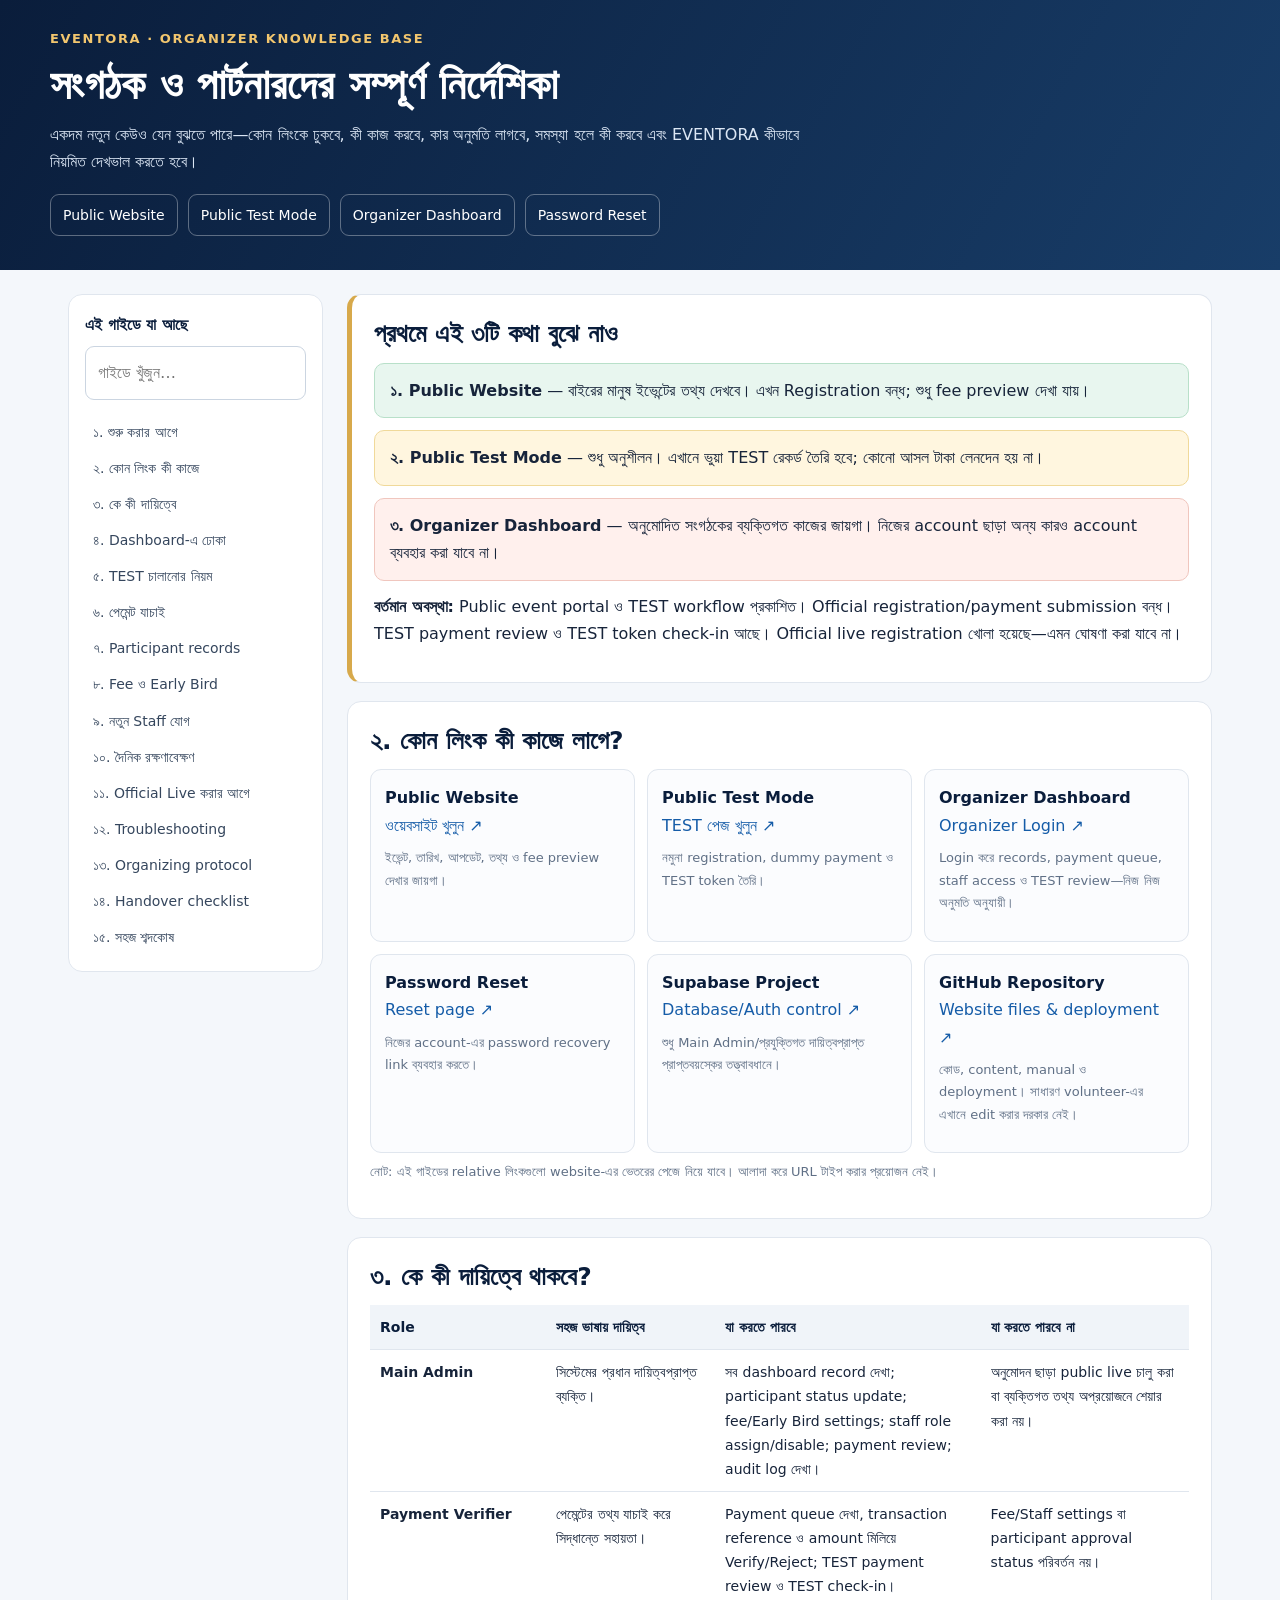
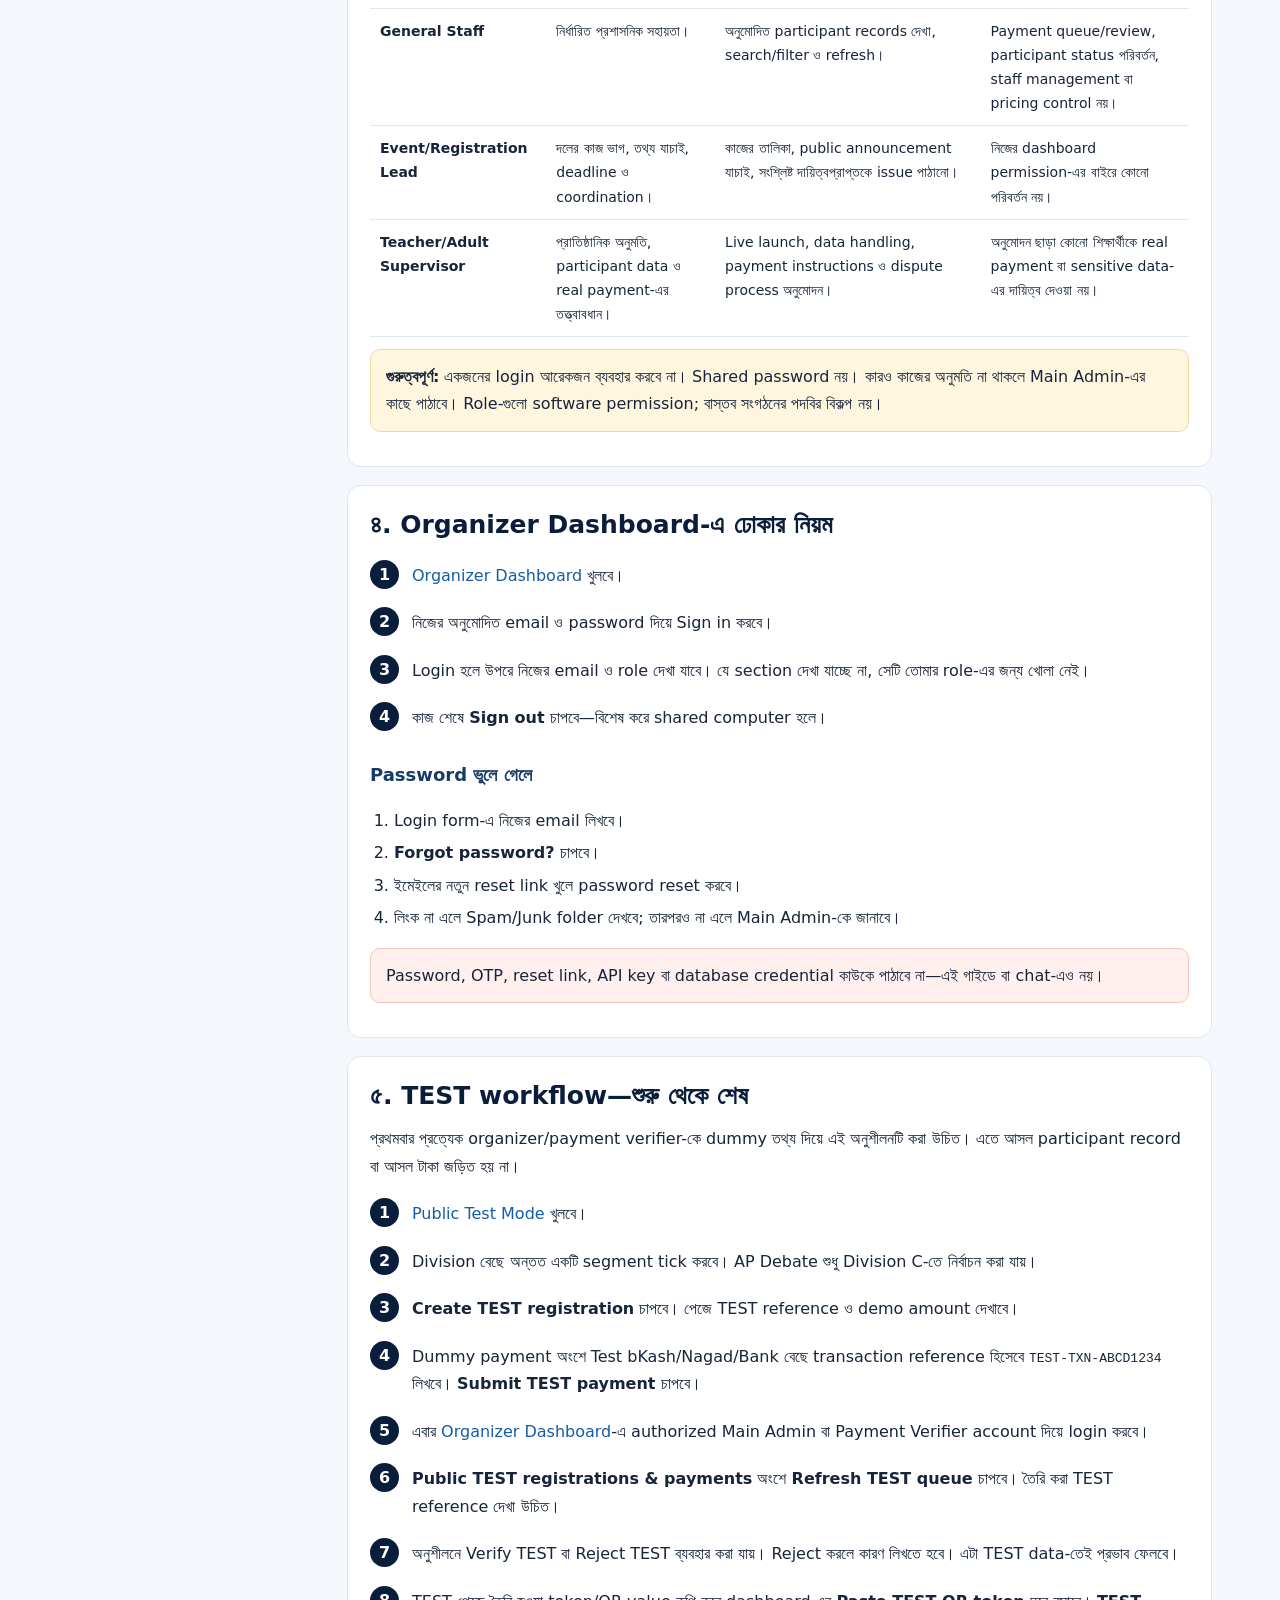
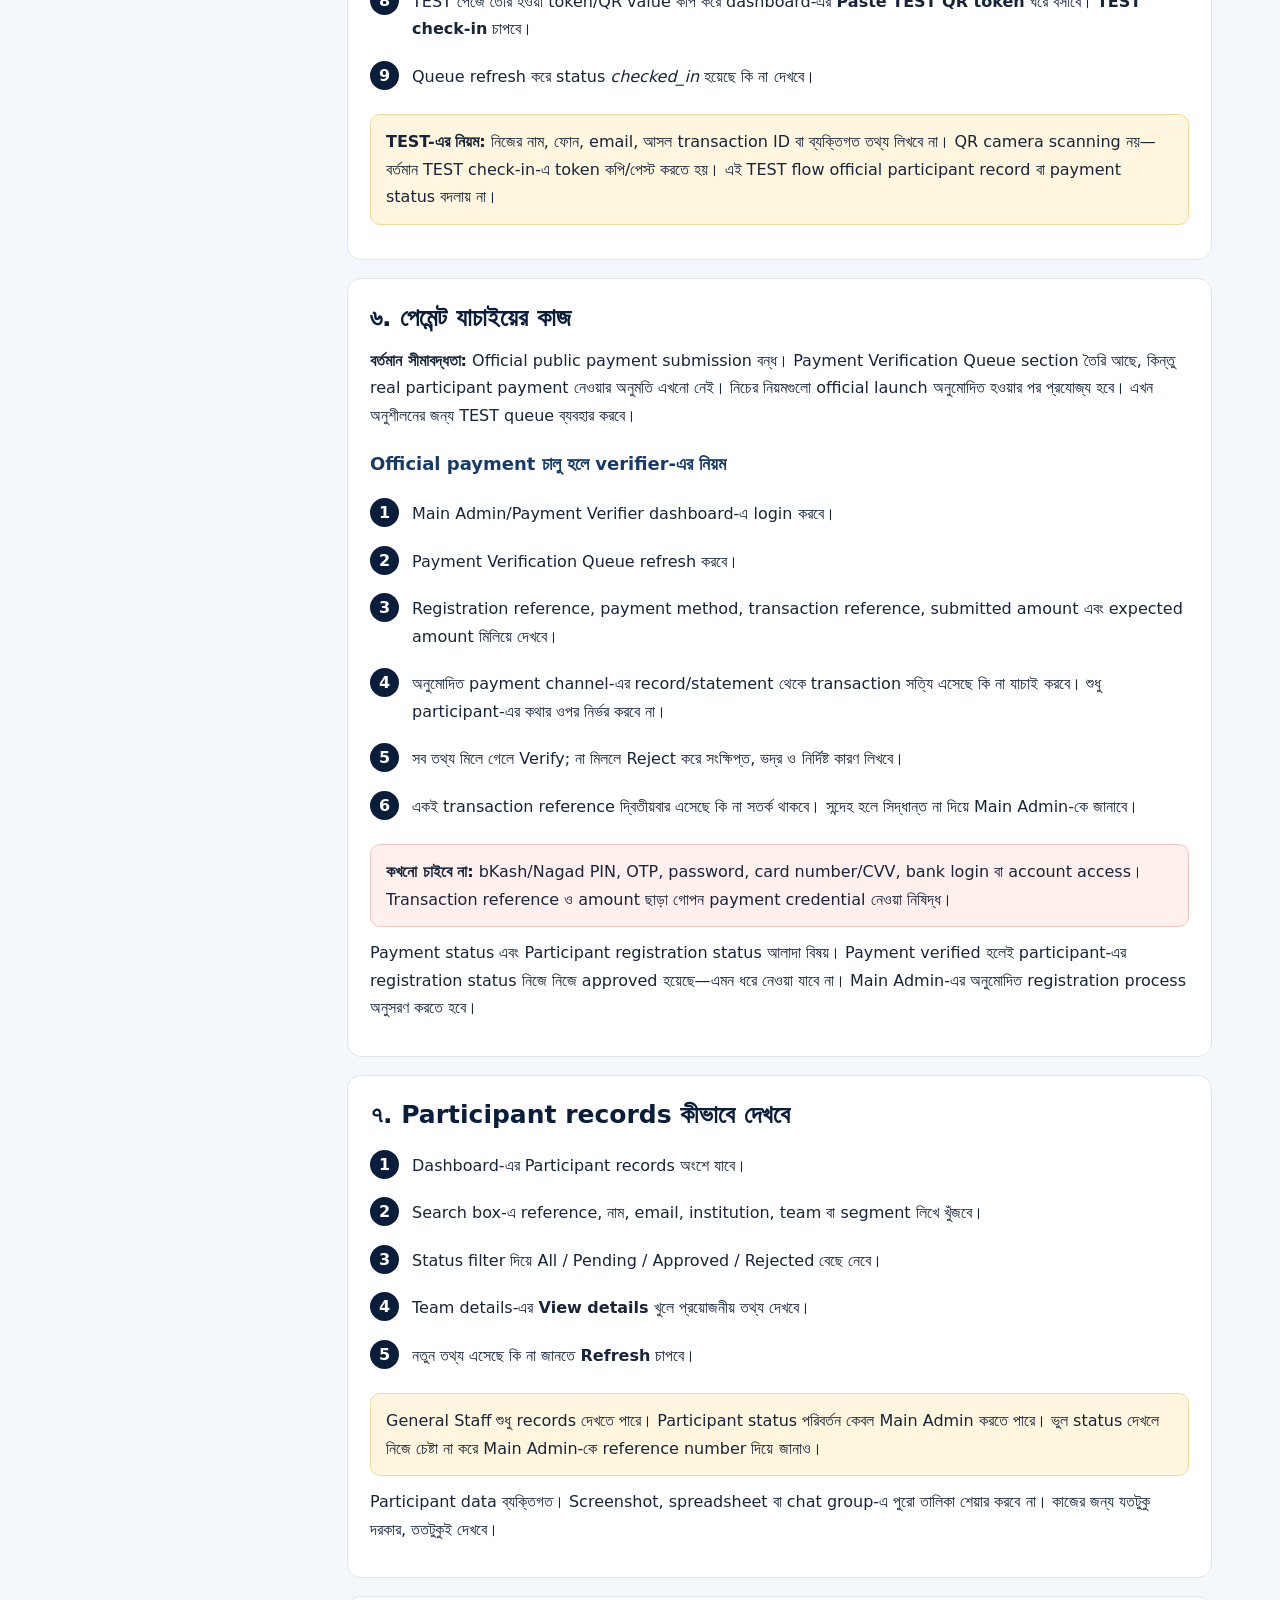
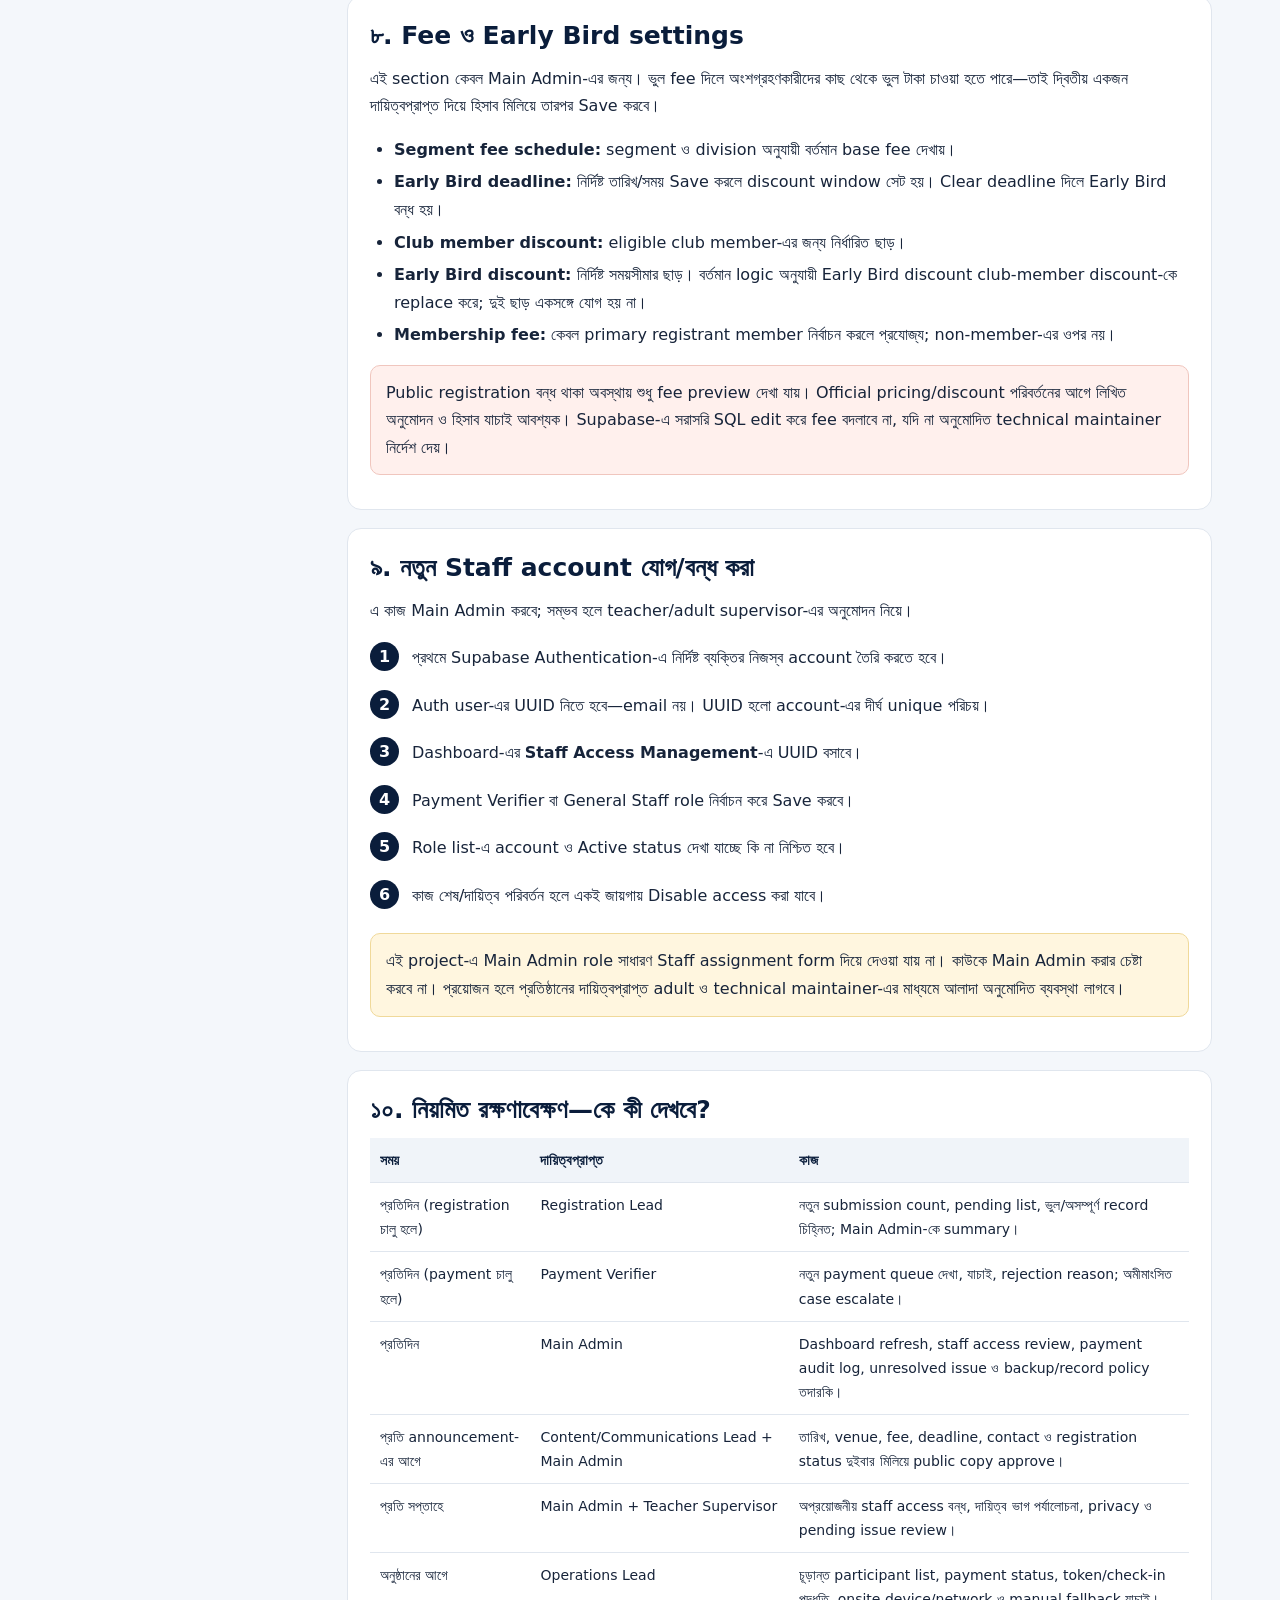
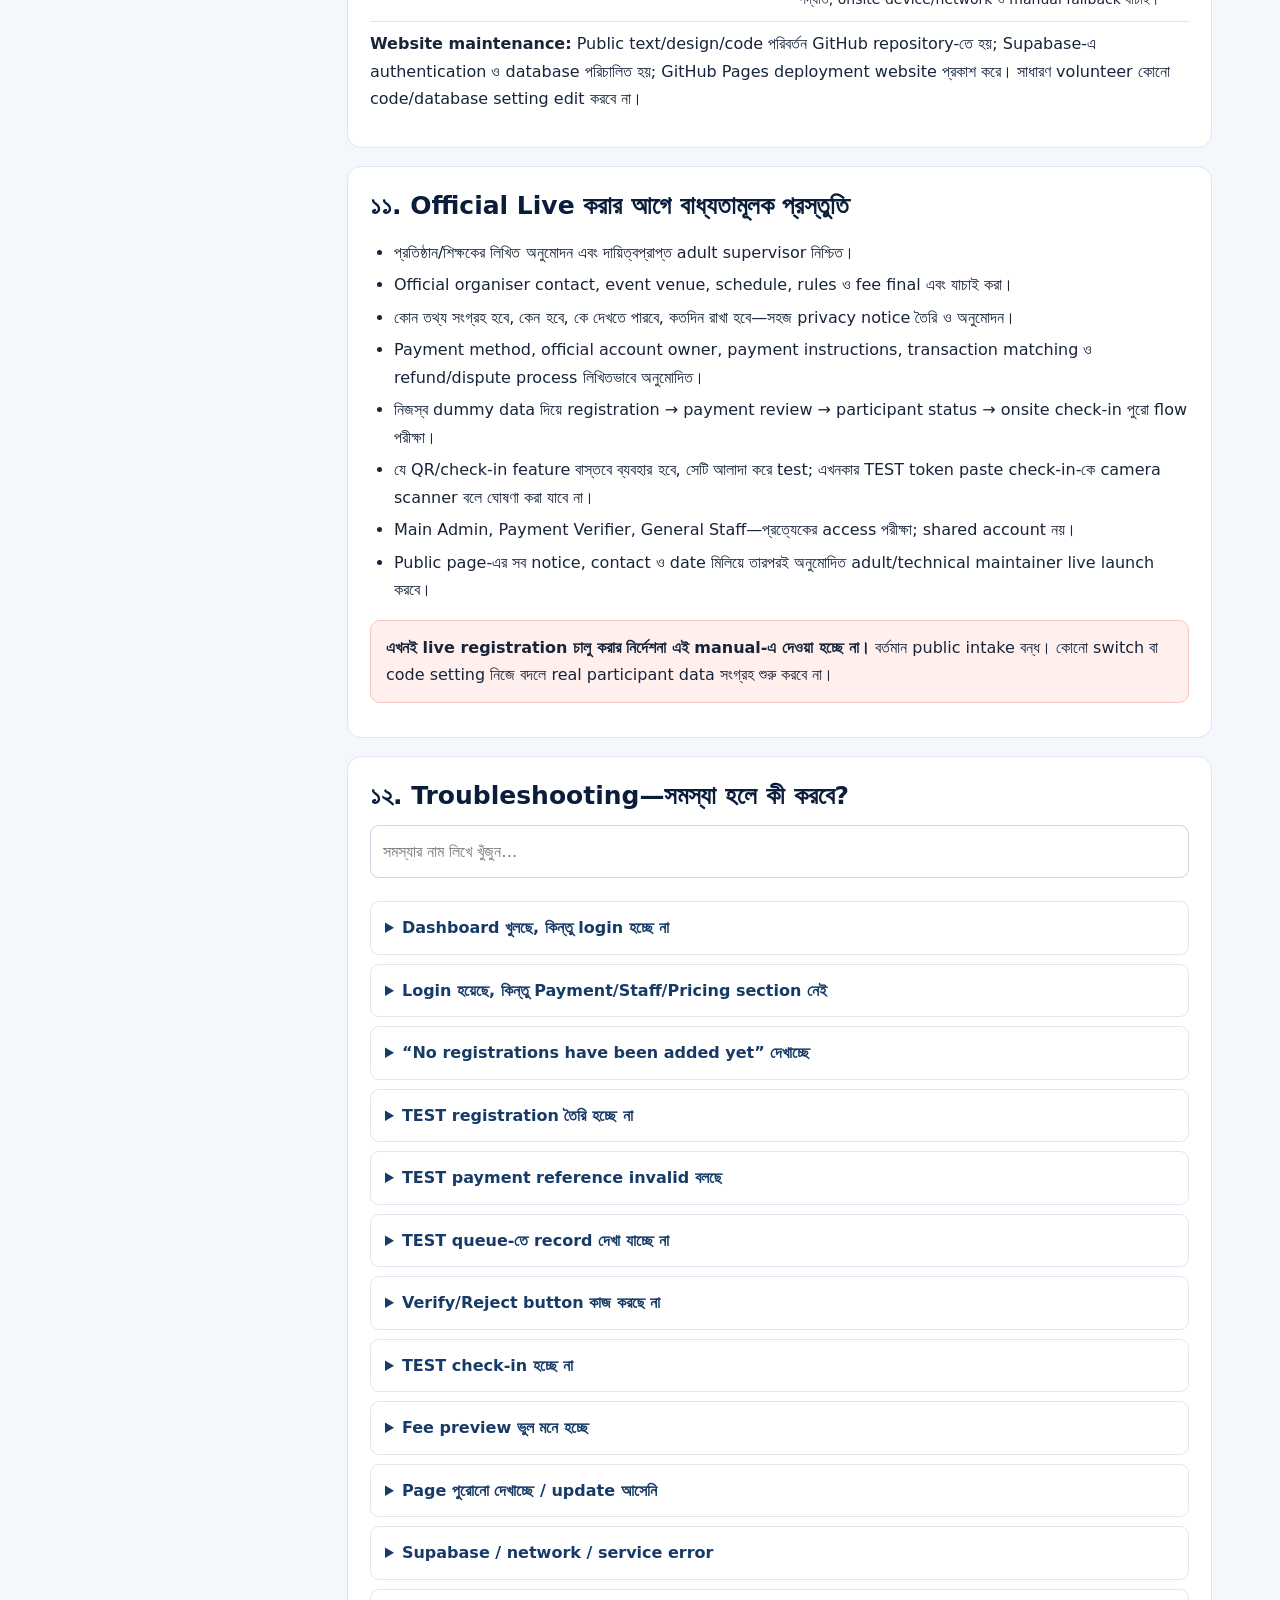
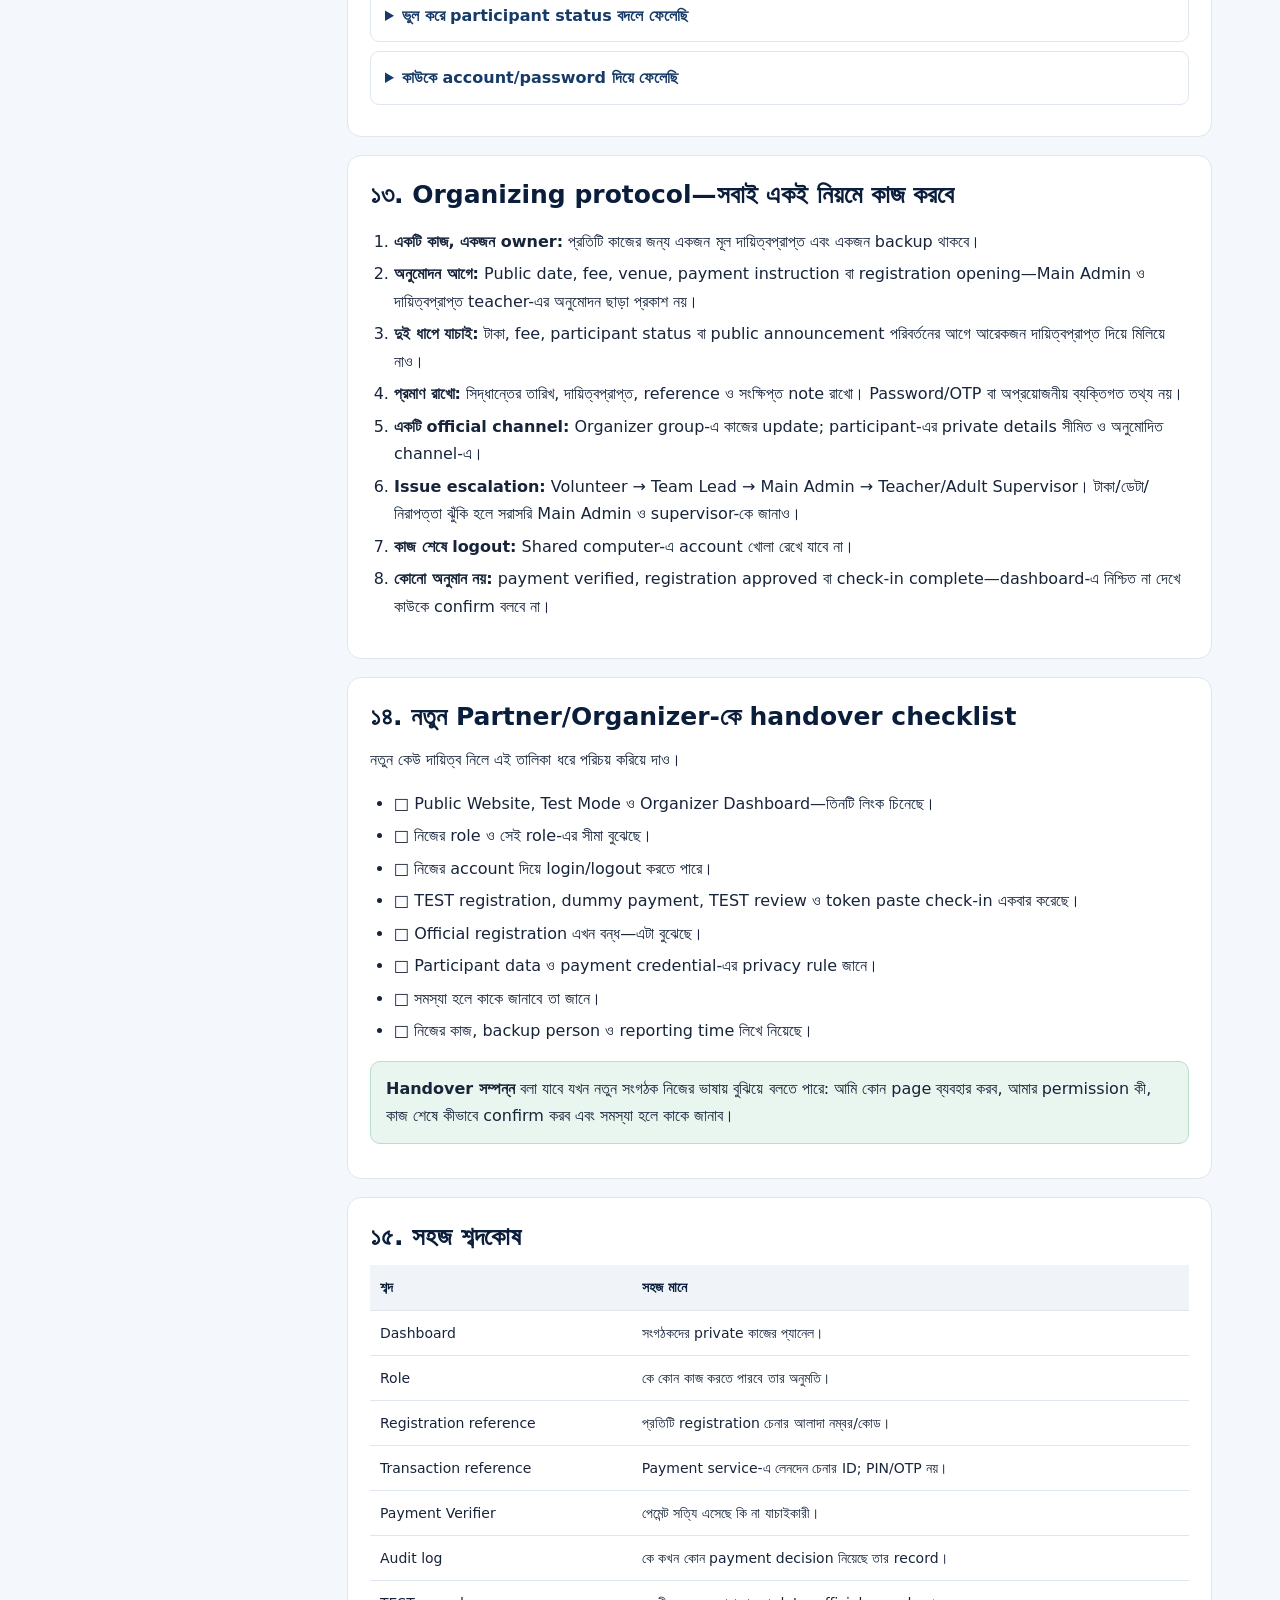
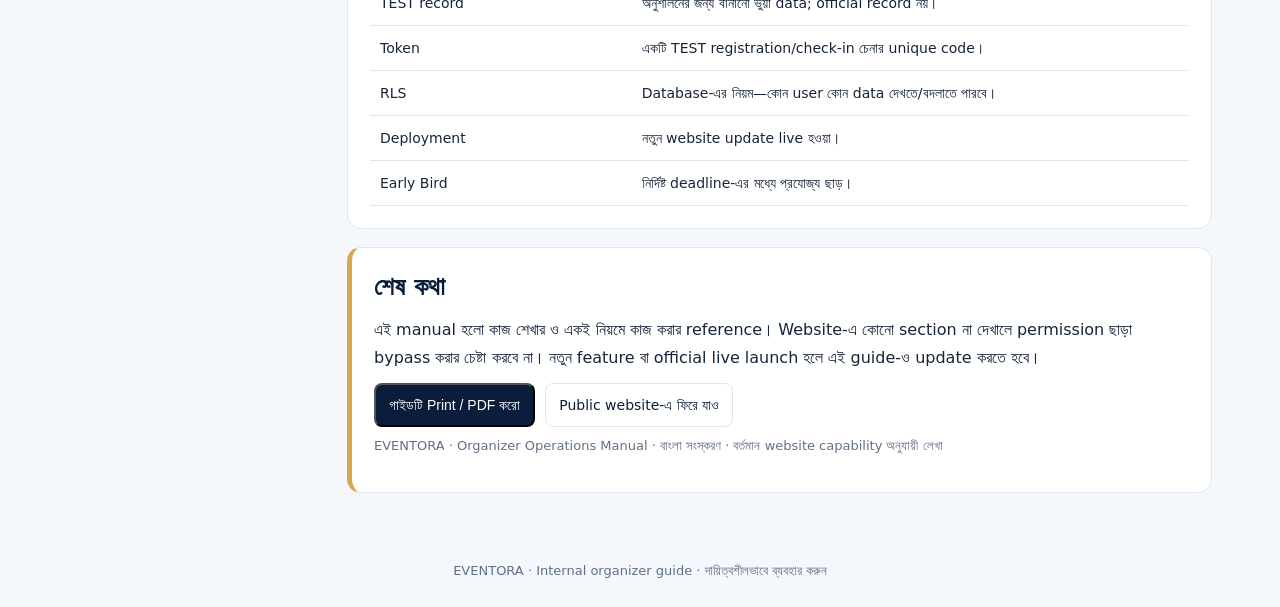
<file: organizer-manual/index.html>
<!doctype html>
<html lang="bn">
<head>
<meta charset="utf-8"><meta name="viewport" content="width=device-width,initial-scale=1">
<meta name="theme-color" content="#0a1d3b">
<meta name="description" content="EVENTORA-এর সম্পূর্ণ বাংলা Organizer, Partner ও Operations Manual।">
<title>EVENTORA · সংগঠক নির্দেশিকা</title>
<style>
:root{--navy:#0a1d3b;--blue:#173b68;--gold:#d7a94b;--ink:#17243a;--muted:#607086;--line:#e0e6ee;--paper:#f4f7fb;--white:#fff;--green:#e8f6ef;--yellow:#fff6df;--red:#fff0ed}
*{box-sizing:border-box}html{scroll-behavior:smooth;scroll-padding-top:22px}body{margin:0;background:var(--paper);color:var(--ink);font-family:system-ui,"Noto Sans Bengali","Hind Siliguri",sans-serif;line-height:1.72}a{color:#155ca8;text-decoration:none}a:hover{text-decoration:underline}.top{background:linear-gradient(120deg,var(--navy),#183d68);color:#fff;padding:28px 20px 34px}.top-inner{max-width:1180px;margin:auto}.brand{font-weight:800;letter-spacing:.12em;color:#f2c66e;font-size:13px}.top h1{font-size:clamp(27px,4vw,42px);line-height:1.2;margin:10px 0}.top p{max-width:780px;color:#dce7f5;margin:8px 0}.toplinks{display:flex;gap:10px;flex-wrap:wrap;margin-top:18px}.toplinks a{color:#fff;border:1px solid #ffffff55;padding:8px 12px;border-radius:9px;font-size:14px}.layout{max-width:1180px;margin:24px auto;padding:0 18px;display:grid;grid-template-columns:255px minmax(0,1fr);gap:24px}.side{align-self:start;position:sticky;top:14px;background:#fff;border:1px solid var(--line);border-radius:14px;padding:16px;max-height:calc(100vh - 28px);overflow:auto}.side b{display:block;margin:0 0 8px;color:var(--navy)}.side a{display:block;padding:6px 8px;border-radius:7px;color:#35465d;font-size:14px}.side a:hover{background:#edf3fa;text-decoration:none}.content{min-width:0}.hero-note,.panel{background:#fff;border:1px solid var(--line);border-radius:14px;padding:22px;margin-bottom:18px}.hero-note{border-left:5px solid var(--gold)}h2{font-size:25px;color:var(--navy);margin:0 0 12px;line-height:1.35}h3{font-size:18px;color:var(--blue);margin:20px 0 8px}p{margin:8px 0 12px}ul,ol{padding-left:24px}li{margin:5px 0}.muted{color:var(--muted)}.pill{display:inline-block;background:#edf2f8;border-radius:99px;padding:2px 9px;font-size:12px;font-weight:700}.warning{background:var(--yellow);border:1px solid #f0d99a;padding:13px 15px;border-radius:10px;margin:12px 0}.danger{background:var(--red);border:1px solid #f0c6be;padding:13px 15px;border-radius:10px;margin:12px 0}.success{background:var(--green);border:1px solid #b8e0c9;padding:13px 15px;border-radius:10px;margin:12px 0}.grid{display:grid;grid-template-columns:repeat(auto-fit,minmax(205px,1fr));gap:12px}.tile{border:1px solid var(--line);border-radius:11px;padding:14px;background:#fbfcfe}.tile strong{display:block;color:var(--navy)}.steps{counter-reset:step;list-style:none;padding:0}.steps li{counter-increment:step;position:relative;padding:4px 0 8px 42px;margin:8px 0}.steps li:before{content:counter(step);position:absolute;left:0;top:2px;width:29px;height:29px;border-radius:50%;background:var(--navy);color:#fff;text-align:center;line-height:29px;font-weight:700}.tablewrap{overflow:auto}table{border-collapse:collapse;width:100%;min-width:560px;font-size:14px}th,td{text-align:left;vertical-align:top;padding:10px;border-bottom:1px solid var(--line)}th{background:#f0f4f9;color:var(--navy)}.search{width:100%;padding:12px;border:1px solid #cbd5e1;border-radius:9px;font:inherit;margin:0 0 14px}.faq details{border:1px solid var(--line);border-radius:9px;padding:12px 14px;margin:9px 0;background:#fff}.faq summary{cursor:pointer;font-weight:700;color:var(--blue)}.small{font-size:13px;color:var(--muted)}.actions{display:flex;gap:10px;flex-wrap:wrap}.btn{display:inline-block;background:var(--navy);color:#fff;padding:9px 13px;border-radius:8px;font-size:14px}.btn.alt{background:#fff;color:var(--navy);border:1px solid var(--line)}.footer{text-align:center;color:var(--muted);padding:25px;font-size:13px}
@media(max-width:850px){.layout{grid-template-columns:1fr}.side{position:static;max-height:none}.side nav{display:grid;grid-template-columns:repeat(2,minmax(0,1fr));gap:2px}.top{padding-top:22px}}
@media print{body{background:#fff}.top{background:#fff;color:#000;padding:10px 0}.top p,.brand{color:#333}.toplinks,.side,.search,.actions{display:none!important}.layout{display:block;margin:0;padding:0}.panel,.hero-note{break-inside:avoid;border:0;padding:12px 0}.content{width:100%}a{color:#000;text-decoration:none}.footer{padding:8px}}
</style>
</head>
<body>
<header class="top"><div class="top-inner">
<div class="brand">EVENTORA · ORGANIZER KNOWLEDGE BASE</div>
<h1>সংগঠক ও পার্টনারদের সম্পূর্ণ নির্দেশিকা</h1>
<p>একদম নতুন কেউও যেন বুঝতে পারে—কোন লিংকে ঢুকবে, কী কাজ করবে, কার অনুমতি লাগবে, সমস্যা হলে কী করবে এবং EVENTORA কীভাবে নিয়মিত দেখভাল করতে হবে।</p>
<div class="toplinks">
<a href="../index.html">Public Website</a><a href="../test.html">Public Test Mode</a><a href="../admin.html">Organizer Dashboard</a><a href="../reset-password.html">Password Reset</a>
</div>
</div></header>
<div class="layout">
<aside class="side"><b>এই গাইডে যা আছে</b><input class="search" id="manualSearch" placeholder="গাইডে খুঁজুন…" aria-label="গাইডে খুঁজুন"><nav id="manualNav">
<a href="#start">১. শুরু করার আগে</a><a href="#links">২. কোন লিংক কী কাজে</a><a href="#roles">৩. কে কী দায়িত্বে</a><a href="#login">৪. Dashboard-এ ঢোকা</a><a href="#test">৫. TEST চালানোর নিয়ম</a><a href="#payments">৬. পেমেন্ট যাচাই</a><a href="#participants">৭. Participant records</a><a href="#pricing">৮. Fee ও Early Bird</a><a href="#staff">৯. নতুন Staff যোগ</a><a href="#routine">১০. দৈনিক রক্ষণাবেক্ষণ</a><a href="#launch">১১. Official Live করার আগে</a><a href="#trouble">১২. Troubleshooting</a><a href="#protocol">১৩. Organizing protocol</a><a href="#handover">১৪. Handover checklist</a><a href="#glossary">১৫. সহজ শব্দকোষ</a>
</nav></aside>
<main class="content">
<section class="hero-note" id="start"><h2>প্রথমে এই ৩টি কথা বুঝে নাও</h2>
<div class="success"><strong>১. Public Website</strong> — বাইরের মানুষ ইভেন্টের তথ্য দেখবে। এখন Registration বন্ধ; শুধু fee preview দেখা যায়।</div>
<div class="warning"><strong>২. Public Test Mode</strong> — শুধু অনুশীলন। এখানে ভুয়া TEST রেকর্ড তৈরি হবে; কোনো আসল টাকা লেনদেন হয় না।</div>
<div class="danger"><strong>৩. Organizer Dashboard</strong> — অনুমোদিত সংগঠকের ব্যক্তিগত কাজের জায়গা। নিজের account ছাড়া অন্য কারও account ব্যবহার করা যাবে না।</div>
<p><strong>বর্তমান অবস্থা:</strong> Public event portal ও TEST workflow প্রকাশিত। Official registration/payment submission বন্ধ। TEST payment review ও TEST token check-in আছে। Official live registration খোলা হয়েছে—এমন ঘোষণা করা যাবে না।</p>
</section>

<section class="panel" id="links"><h2>২. কোন লিংক কী কাজে লাগে?</h2>
<div class="grid">
<div class="tile"><strong>Public Website</strong><a href="../index.html">ওয়েবসাইট খুলুন ↗</a><p class="small">ইভেন্ট, তারিখ, আপডেট, তথ্য ও fee preview দেখার জায়গা।</p></div>
<div class="tile"><strong>Public Test Mode</strong><a href="../test.html">TEST পেজ খুলুন ↗</a><p class="small">নমুনা registration, dummy payment ও TEST token তৈরি।</p></div>
<div class="tile"><strong>Organizer Dashboard</strong><a href="../admin.html">Organizer Login ↗</a><p class="small">Login করে records, payment queue, staff access ও TEST review—নিজ নিজ অনুমতি অনুযায়ী।</p></div>
<div class="tile"><strong>Password Reset</strong><a href="../reset-password.html">Reset page ↗</a><p class="small">নিজের account-এর password recovery link ব্যবহার করতে।</p></div>
<div class="tile"><strong>Supabase Project</strong><a href="https://supabase.com/dashboard/project/neczswruycyoaszwbkql" target="_blank" rel="noopener">Database/Auth control ↗</a><p class="small">শুধু Main Admin/প্রযুক্তিগত দায়িত্বপ্রাপ্ত প্রাপ্তবয়স্কের তত্ত্বাবধানে।</p></div>
<div class="tile"><strong>GitHub Repository</strong><a href="https://github.com/ahnaftaosif2007-alt/eventora" target="_blank" rel="noopener">Website files & deployment ↗</a><p class="small">কোড, content, manual ও deployment। সাধারণ volunteer-এর এখানে edit করার দরকার নেই।</p></div>
</div>
<p class="small">নোট: এই গাইডের relative লিংকগুলো website-এর ভেতরের পেজে নিয়ে যাবে। আলাদা করে URL টাইপ করার প্রয়োজন নেই।</p>
</section>

<section class="panel" id="roles"><h2>৩. কে কী দায়িত্বে থাকবে?</h2>
<div class="tablewrap"><table><thead><tr><th>Role</th><th>সহজ ভাষায় দায়িত্ব</th><th>যা করতে পারবে</th><th>যা করতে পারবে না</th></tr></thead><tbody>
<tr><td><strong>Main Admin</strong></td><td>সিস্টেমের প্রধান দায়িত্বপ্রাপ্ত ব্যক্তি।</td><td>সব dashboard record দেখা; participant status update; fee/Early Bird settings; staff role assign/disable; payment review; audit log দেখা।</td><td>অনুমোদন ছাড়া public live চালু করা বা ব্যক্তিগত তথ্য অপ্রয়োজনে শেয়ার করা নয়।</td></tr>
<tr><td><strong>Payment Verifier</strong></td><td>পেমেন্টের তথ্য যাচাই করে সিদ্ধান্তে সহায়তা।</td><td>Payment queue দেখা, transaction reference ও amount মিলিয়ে Verify/Reject; TEST payment review ও TEST check-in।</td><td>Fee/Staff settings বা participant approval status পরিবর্তন নয়।</td></tr>
<tr><td><strong>General Staff</strong></td><td>নির্ধারিত প্রশাসনিক সহায়তা।</td><td>অনুমোদিত participant records দেখা, search/filter ও refresh।</td><td>Payment queue/review, participant status পরিবর্তন, staff management বা pricing control নয়।</td></tr>
<tr><td><strong>Event/Registration Lead</strong></td><td>দলের কাজ ভাগ, তথ্য যাচাই, deadline ও coordination।</td><td>কাজের তালিকা, public announcement যাচাই, সংশ্লিষ্ট দায়িত্বপ্রাপ্তকে issue পাঠানো।</td><td>নিজের dashboard permission-এর বাইরে কোনো পরিবর্তন নয়।</td></tr>
<tr><td><strong>Teacher/Adult Supervisor</strong></td><td>প্রাতিষ্ঠানিক অনুমতি, participant data ও real payment-এর তত্ত্বাবধান।</td><td>Live launch, data handling, payment instructions ও dispute process অনুমোদন।</td><td>অনুমোদন ছাড়া কোনো শিক্ষার্থীকে real payment বা sensitive data-এর দায়িত্ব দেওয়া নয়।</td></tr>
</tbody></table></div>
<div class="warning"><strong>গুরুত্বপূর্ণ:</strong> একজনের login আরেকজন ব্যবহার করবে না। Shared password নয়। কারও কাজের অনুমতি না থাকলে Main Admin-এর কাছে পাঠাবে। Role-গুলো software permission; বাস্তব সংগঠনের পদবির বিকল্প নয়।</div>
</section>

<section class="panel" id="login"><h2>৪. Organizer Dashboard-এ ঢোকার নিয়ম</h2>
<ol class="steps"><li><a href="../admin.html">Organizer Dashboard</a> খুলবে।</li><li>নিজের অনুমোদিত email ও password দিয়ে Sign in করবে।</li><li>Login হলে উপরে নিজের email ও role দেখা যাবে। যে section দেখা যাচ্ছে না, সেটি তোমার role-এর জন্য খোলা নেই।</li><li>কাজ শেষে <strong>Sign out</strong> চাপবে—বিশেষ করে shared computer হলে।</li></ol>
<h3>Password ভুলে গেলে</h3><ol><li>Login form-এ নিজের email লিখবে।</li><li><strong>Forgot password?</strong> চাপবে।</li><li>ইমেইলের নতুন reset link খুলে password reset করবে।</li><li>লিংক না এলে Spam/Junk folder দেখবে; তারপরও না এলে Main Admin-কে জানাবে।</li></ol>
<div class="danger">Password, OTP, reset link, API key বা database credential কাউকে পাঠাবে না—এই গাইডে বা chat-এও নয়।</div>
</section>

<section class="panel" id="test"><h2>৫. TEST workflow—শুরু থেকে শেষ</h2>
<p>প্রথমবার প্রত্যেক organizer/payment verifier-কে dummy তথ্য দিয়ে এই অনুশীলনটি করা উচিত। এতে আসল participant record বা আসল টাকা জড়িত হয় না।</p>
<ol class="steps"><li><a href="../test.html">Public Test Mode</a> খুলবে।</li><li>Division বেছে অন্তত একটি segment tick করবে। AP Debate শুধু Division C-তে নির্বাচন করা যায়।</li><li><strong>Create TEST registration</strong> চাপবে। পেজে TEST reference ও demo amount দেখাবে।</li><li>Dummy payment অংশে Test bKash/Nagad/Bank বেছে transaction reference হিসেবে <code>TEST-TXN-ABCD1234</code> লিখবে। <strong>Submit TEST payment</strong> চাপবে।</li><li>এবার <a href="../admin.html">Organizer Dashboard</a>-এ authorized Main Admin বা Payment Verifier account দিয়ে login করবে।</li><li><strong>Public TEST registrations &amp; payments</strong> অংশে <strong>Refresh TEST queue</strong> চাপবে। তৈরি করা TEST reference দেখা উচিত।</li><li>অনুশীলনে Verify TEST বা Reject TEST ব্যবহার করা যায়। Reject করলে কারণ লিখতে হবে। এটা TEST data-তেই প্রভাব ফেলবে।</li><li>TEST পেজে তৈরি হওয়া token/QR value কপি করে dashboard-এর <strong>Paste TEST QR token</strong> ঘরে বসাবে। <strong>TEST check-in</strong> চাপবে।</li><li>Queue refresh করে status <em>checked_in</em> হয়েছে কি না দেখবে।</li></ol>
<div class="warning"><strong>TEST-এর নিয়ম:</strong> নিজের নাম, ফোন, email, আসল transaction ID বা ব্যক্তিগত তথ্য লিখবে না। QR camera scanning নয়—বর্তমান TEST check-in-এ token কপি/পেস্ট করতে হয়। এই TEST flow official participant record বা payment status বদলায় না।</div>
</section>

<section class="panel" id="payments"><h2>৬. পেমেন্ট যাচাইয়ের কাজ</h2>
<p><strong>বর্তমান সীমাবদ্ধতা:</strong> Official public payment submission বন্ধ। Payment Verification Queue section তৈরি আছে, কিন্তু real participant payment নেওয়ার অনুমতি এখনো নেই। নিচের নিয়মগুলো official launch অনুমোদিত হওয়ার পর প্রযোজ্য হবে। এখন অনুশীলনের জন্য TEST queue ব্যবহার করবে।</p>
<h3>Official payment চালু হলে verifier-এর নিয়ম</h3><ol class="steps"><li>Main Admin/Payment Verifier dashboard-এ login করবে।</li><li>Payment Verification Queue refresh করবে।</li><li>Registration reference, payment method, transaction reference, submitted amount এবং expected amount মিলিয়ে দেখবে।</li><li>অনুমোদিত payment channel-এর record/statement থেকে transaction সত্যি এসেছে কি না যাচাই করবে। শুধু participant-এর কথার ওপর নির্ভর করবে না।</li><li>সব তথ্য মিলে গেলে Verify; না মিললে Reject করে সংক্ষিপ্ত, ভদ্র ও নির্দিষ্ট কারণ লিখবে।</li><li>একই transaction reference দ্বিতীয়বার এসেছে কি না সতর্ক থাকবে। সন্দেহ হলে সিদ্ধান্ত না দিয়ে Main Admin-কে জানাবে।</li></ol>
<div class="danger"><strong>কখনো চাইবে না:</strong> bKash/Nagad PIN, OTP, password, card number/CVV, bank login বা account access। Transaction reference ও amount ছাড়া গোপন payment credential নেওয়া নিষিদ্ধ।</div>
<p>Payment status এবং Participant registration status আলাদা বিষয়। Payment verified হলেই participant-এর registration status নিজে নিজে approved হয়েছে—এমন ধরে নেওয়া যাবে না। Main Admin-এর অনুমোদিত registration process অনুসরণ করতে হবে।</p>
</section>

<section class="panel" id="participants"><h2>৭. Participant records কীভাবে দেখবে</h2>
<ol class="steps"><li>Dashboard-এর Participant records অংশে যাবে।</li><li>Search box-এ reference, নাম, email, institution, team বা segment লিখে খুঁজবে।</li><li>Status filter দিয়ে All / Pending / Approved / Rejected বেছে নেবে।</li><li>Team details-এর <strong>View details</strong> খুলে প্রয়োজনীয় তথ্য দেখবে।</li><li>নতুন তথ্য এসেছে কি না জানতে <strong>Refresh</strong> চাপবে।</li></ol>
<div class="warning">General Staff শুধু records দেখতে পারে। Participant status পরিবর্তন কেবল Main Admin করতে পারে। ভুল status দেখলে নিজে চেষ্টা না করে Main Admin-কে reference number দিয়ে জানাও।</div>
<p>Participant data ব্যক্তিগত। Screenshot, spreadsheet বা chat group-এ পুরো তালিকা শেয়ার করবে না। কাজের জন্য যতটুকু দরকার, ততটুকুই দেখবে।</p>
</section>

<section class="panel" id="pricing"><h2>৮. Fee ও Early Bird settings</h2>
<p>এই section কেবল Main Admin-এর জন্য। ভুল fee দিলে অংশগ্রহণকারীদের কাছ থেকে ভুল টাকা চাওয়া হতে পারে—তাই দ্বিতীয় একজন দায়িত্বপ্রাপ্ত দিয়ে হিসাব মিলিয়ে তারপর Save করবে।</p>
<ul><li><strong>Segment fee schedule:</strong> segment ও division অনুযায়ী বর্তমান base fee দেখায়।</li><li><strong>Early Bird deadline:</strong> নির্দিষ্ট তারিখ/সময় Save করলে discount window সেট হয়। Clear deadline দিলে Early Bird বন্ধ হয়।</li><li><strong>Club member discount:</strong> eligible club member-এর জন্য নির্ধারিত ছাড়।</li><li><strong>Early Bird discount:</strong> নির্দিষ্ট সময়সীমার ছাড়। বর্তমান logic অনুযায়ী Early Bird discount club-member discount-কে replace করে; দুই ছাড় একসঙ্গে যোগ হয় না।</li><li><strong>Membership fee:</strong> কেবল primary registrant member নির্বাচন করলে প্রযোজ্য; non-member-এর ওপর নয়।</li></ul>
<div class="danger">Public registration বন্ধ থাকা অবস্থায় শুধু fee preview দেখা যায়। Official pricing/discount পরিবর্তনের আগে লিখিত অনুমোদন ও হিসাব যাচাই আবশ্যক। Supabase-এ সরাসরি SQL edit করে fee বদলাবে না, যদি না অনুমোদিত technical maintainer নির্দেশ দেয়।</div>
</section>

<section class="panel" id="staff"><h2>৯. নতুন Staff account যোগ/বন্ধ করা</h2>
<p>এ কাজ Main Admin করবে; সম্ভব হলে teacher/adult supervisor-এর অনুমোদন নিয়ে।</p>
<ol class="steps"><li>প্রথমে Supabase Authentication-এ নির্দিষ্ট ব্যক্তির নিজস্ব account তৈরি করতে হবে।</li><li>Auth user-এর UUID নিতে হবে—email নয়। UUID হলো account-এর দীর্ঘ unique পরিচয়।</li><li>Dashboard-এর <strong>Staff Access Management</strong>-এ UUID বসাবে।</li><li>Payment Verifier বা General Staff role নির্বাচন করে Save করবে।</li><li>Role list-এ account ও Active status দেখা যাচ্ছে কি না নিশ্চিত হবে।</li><li>কাজ শেষ/দায়িত্ব পরিবর্তন হলে একই জায়গায় Disable access করা যাবে।</li></ol>
<div class="warning">এই project-এ Main Admin role সাধারণ Staff assignment form দিয়ে দেওয়া যায় না। কাউকে Main Admin করার চেষ্টা করবে না। প্রয়োজন হলে প্রতিষ্ঠানের দায়িত্বপ্রাপ্ত adult ও technical maintainer-এর মাধ্যমে আলাদা অনুমোদিত ব্যবস্থা লাগবে।</div>
</section>

<section class="panel" id="routine"><h2>১০. নিয়মিত রক্ষণাবেক্ষণ—কে কী দেখবে?</h2>
<div class="tablewrap"><table><thead><tr><th>সময়</th><th>দায়িত্বপ্রাপ্ত</th><th>কাজ</th></tr></thead><tbody>
<tr><td>প্রতিদিন (registration চালু হলে)</td><td>Registration Lead</td><td>নতুন submission count, pending list, ভুল/অসম্পূর্ণ record চিহ্নিত; Main Admin-কে summary।</td></tr>
<tr><td>প্রতিদিন (payment চালু হলে)</td><td>Payment Verifier</td><td>নতুন payment queue দেখা, যাচাই, rejection reason; অমীমাংসিত case escalate।</td></tr>
<tr><td>প্রতিদিন</td><td>Main Admin</td><td>Dashboard refresh, staff access review, payment audit log, unresolved issue ও backup/record policy তদারকি।</td></tr>
<tr><td>প্রতি announcement-এর আগে</td><td>Content/Communications Lead + Main Admin</td><td>তারিখ, venue, fee, deadline, contact ও registration status দুইবার মিলিয়ে public copy approve।</td></tr>
<tr><td>প্রতি সপ্তাহে</td><td>Main Admin + Teacher Supervisor</td><td>অপ্রয়োজনীয় staff access বন্ধ, দায়িত্ব ভাগ পর্যালোচনা, privacy ও pending issue review।</td></tr>
<tr><td>অনুষ্ঠানের আগে</td><td>Operations Lead</td><td>চূড়ান্ত participant list, payment status, token/check-in পদ্ধতি, onsite device/network ও manual fallback যাচাই।</td></tr>
</tbody></table></div>
<p><strong>Website maintenance:</strong> Public text/design/code পরিবর্তন GitHub repository-তে হয়; Supabase-এ authentication ও database পরিচালিত হয়; GitHub Pages deployment website প্রকাশ করে। সাধারণ volunteer কোনো code/database setting edit করবে না।</p>
</section>

<section class="panel" id="launch"><h2>১১. Official Live করার আগে বাধ্যতামূলক প্রস্তুতি</h2>
<ul>
<li>প্রতিষ্ঠান/শিক্ষকের লিখিত অনুমোদন এবং দায়িত্বপ্রাপ্ত adult supervisor নিশ্চিত।</li>
<li>Official organiser contact, event venue, schedule, rules ও fee final এবং যাচাই করা।</li>
<li>কোন তথ্য সংগ্রহ হবে, কেন হবে, কে দেখতে পারবে, কতদিন রাখা হবে—সহজ privacy notice তৈরি ও অনুমোদন।</li>
<li>Payment method, official account owner, payment instructions, transaction matching ও refund/dispute process লিখিতভাবে অনুমোদিত।</li>
<li>নিজস্ব dummy data দিয়ে registration → payment review → participant status → onsite check-in পুরো flow পরীক্ষা।</li>
<li>যে QR/check-in feature বাস্তবে ব্যবহার হবে, সেটি আলাদা করে test; এখনকার TEST token paste check-in-কে camera scanner বলে ঘোষণা করা যাবে না।</li>
<li>Main Admin, Payment Verifier, General Staff—প্রত্যেকের access পরীক্ষা; shared account নয়।</li>
<li>Public page-এর সব notice, contact ও date মিলিয়ে তারপরই অনুমোদিত adult/technical maintainer live launch করবে।</li>
</ul>
<div class="danger"><strong>এখনই live registration চালু করার নির্দেশনা এই manual-এ দেওয়া হচ্ছে না।</strong> বর্তমান public intake বন্ধ। কোনো switch বা code setting নিজে বদলে real participant data সংগ্রহ শুরু করবে না।</div>
</section>

<section class="panel faq" id="trouble"><h2>১২. Troubleshooting—সমস্যা হলে কী করবে?</h2>
<input class="search" id="faqSearch" placeholder="সমস্যার নাম লিখে খুঁজুন…" aria-label="সমস্যা খুঁজুন">
<div id="faqList">
<details><summary>Dashboard খুলছে, কিন্তু login হচ্ছে না</summary><p>Email/password ঠিক আছে কি না দেখো; Caps Lock পরীক্ষা করো। account তৈরি হয়েছে কি না এবং active EVENTORA role আছে কি না Main Admin-কে দিয়ে নিশ্চিত করো। বারবার চেষ্টা না করে password reset ব্যবহার করো।</p></details>
<details><summary>Login হয়েছে, কিন্তু Payment/Staff/Pricing section নেই</summary><p>এটি সাধারণত role permission-এর কারণে। Payment queue Main Admin/Payment Verifier-এর জন্য; Pricing ও Staff Access শুধু Main Admin-এর জন্য। নিজের role-এর বাইরে access চেয়ো না।</p></details>
<details><summary>“No registrations have been added yet” দেখাচ্ছে</summary><p>এখন official registration বন্ধ—তাই official record না থাকাই স্বাভাবিক। TEST record দেখতে Public Test Mode ব্যবহার করে TEST queue refresh করো।</p></details>
<details><summary>TEST registration তৈরি হচ্ছে না</summary><p>অন্তত একটি segment বেছে নাও; AP Debate হলে Division C বেছে নাও। Page refresh করে আবার চেষ্টা করো। একই error থাকলে সময়, error text ও page URL লিখে Main Admin/technical maintainer-কে জানাও—কোনো secret পাঠাবে না।</p></details>
<details><summary>TEST payment reference invalid বলছে</summary><p>শুধু dummy format ব্যবহার করো: <code>TEST-TXN-ABCD1234</code>। TEST-TXN- দিয়ে শুরু হবে; বাস্তব transaction ID দেবে না। একই reference আগে ব্যবহার করা হয়ে থাকলে নতুন dummy suffix বানাও।</p></details>
<details><summary>TEST queue-তে record দেখা যাচ্ছে না</summary><p>Payment Verifier বা Main Admin account দিয়ে login করেছ কি না দেখো; <strong>Refresh TEST queue</strong> চাপো। TEST payment submit সফল হয়েছে কি না public TEST page-এ দেখো। কিছু না হলে error text সংগ্রহ করে technical maintainer-কে জানাও।</p></details>
<details><summary>Verify/Reject button কাজ করছে না</summary><p>একবার চাপার পর অপেক্ষা করো; duplicate click করো না। Page refresh করে status দেখো। Reject করতে কারণ লিখতে হয়। Error থাকলে exact message ও record reference পাঠাও, ব্যক্তিগত তথ্য নয়।</p></details>
<details><summary>TEST check-in হচ্ছে না</summary><p>TEST page থেকে পাওয়া সম্পূর্ণ token copy করেছ কি না দেখো—শুরু/শেষে space যেন না থাকে। Dashboard-এ token paste করে TEST check-in চাপো। এই feature token paste নেয়; camera scan নয়।</p></details>
<details><summary>Fee preview ভুল মনে হচ্ছে</summary><p>Division, segment, member selection ও Early Bird deadline মিলিয়ে দেখো। Discount stack হয় না; membership fee primary registrant-এর member choice অনুযায়ী। Main Admin-কে screenshot না দিয়ে প্রয়োজনীয় selection ও displayed amount জানাও; অনুমোদন ছাড়া setting বদলাবে না।</p></details>
<details><summary>Page পুরোনো দেখাচ্ছে / update আসেনি</summary><p>একবার hard refresh করো (Windows: Ctrl+F5)। তাও না হলে GitHub Pages deployment শেষ হয়েছে কি না technical maintainer দেখবে। GitHub-এ code edit করে সঙ্গে সঙ্গে live হয়েছে ধরে নিও না।</p></details>
<details><summary>Supabase / network / service error</summary><p>Internet connection দেখো, কয়েক মিনিট পর একবার retry করো। একই error থাকলে exact error message, সময়, page এবং কোন button চাপা হয়েছিল লিখে maintainer-কে পাঠাও। API key, password, OTP বা browser session data পাঠাবে না।</p></details>
<details><summary>ভুল করে participant status বদলে ফেলেছি</summary><p>আর কোনো পরিবর্তন কোরো না। সঙ্গে সঙ্গে Main Admin-কে reference ও কী পরিবর্তন হয়েছে জানাও। Main Admin যাচাই করে সঠিক status ফিরিয়ে দেবেন; প্রয়োজন হলে audit trail/record note রাখবেন।</p></details>
<details><summary>কাউকে account/password দিয়ে ফেলেছি</summary><p>Main Admin ও adult supervisor-কে সঙ্গে সঙ্গে জানাও। account access reset/disable করার ব্যবস্থা নিতে হবে। Password বা reset link group-এ আর পাঠাবে না।</p></details>
</div>
</section>

<section class="panel" id="protocol"><h2>১৩. Organizing protocol—সবাই একই নিয়মে কাজ করবে</h2>
<ol>
<li><strong>একটি কাজ, একজন owner:</strong> প্রতিটি কাজের জন্য একজন মূল দায়িত্বপ্রাপ্ত এবং একজন backup থাকবে।</li>
<li><strong>অনুমোদন আগে:</strong> Public date, fee, venue, payment instruction বা registration opening—Main Admin ও দায়িত্বপ্রাপ্ত teacher-এর অনুমোদন ছাড়া প্রকাশ নয়।</li>
<li><strong>দুই ধাপে যাচাই:</strong> টাকা, fee, participant status বা public announcement পরিবর্তনের আগে আরেকজন দায়িত্বপ্রাপ্ত দিয়ে মিলিয়ে নাও।</li>
<li><strong>প্রমাণ রাখো:</strong> সিদ্ধান্তের তারিখ, দায়িত্বপ্রাপ্ত, reference ও সংক্ষিপ্ত note রাখো। Password/OTP বা অপ্রয়োজনীয় ব্যক্তিগত তথ্য নয়।</li>
<li><strong>একটি official channel:</strong> Organizer group-এ কাজের update; participant-এর private details সীমিত ও অনুমোদিত channel-এ।</li>
<li><strong>Issue escalation:</strong> Volunteer → Team Lead → Main Admin → Teacher/Adult Supervisor। টাকা/ডেটা/নিরাপত্তা ঝুঁকি হলে সরাসরি Main Admin ও supervisor-কে জানাও।</li>
<li><strong>কাজ শেষে logout:</strong> Shared computer-এ account খোলা রেখে যাবে না।</li>
<li><strong>কোনো অনুমান নয়:</strong> payment verified, registration approved বা check-in complete—dashboard-এ নিশ্চিত না দেখে কাউকে confirm বলবে না।</li>
</ol>
</section>

<section class="panel" id="handover"><h2>১৪. নতুন Partner/Organizer-কে handover checklist</h2>
<p>নতুন কেউ দায়িত্ব নিলে এই তালিকা ধরে পরিচয় করিয়ে দাও।</p>
<ul>
<li>□ Public Website, Test Mode ও Organizer Dashboard—তিনটি লিংক চিনেছে।</li>
<li>□ নিজের role ও সেই role-এর সীমা বুঝেছে।</li>
<li>□ নিজের account দিয়ে login/logout করতে পারে।</li>
<li>□ TEST registration, dummy payment, TEST review ও token paste check-in একবার করেছে।</li>
<li>□ Official registration এখন বন্ধ—এটা বুঝেছে।</li>
<li>□ Participant data ও payment credential-এর privacy rule জানে।</li>
<li>□ সমস্যা হলে কাকে জানাবে তা জানে।</li>
<li>□ নিজের কাজ, backup person ও reporting time লিখে নিয়েছে।</li>
</ul>
<div class="success"><strong>Handover সম্পন্ন</strong> বলা যাবে যখন নতুন সংগঠক নিজের ভাষায় বুঝিয়ে বলতে পারে: আমি কোন page ব্যবহার করব, আমার permission কী, কাজ শেষে কীভাবে confirm করব এবং সমস্যা হলে কাকে জানাব।</div>
</section>

<section class="panel" id="glossary"><h2>১৫. সহজ শব্দকোষ</h2>
<div class="tablewrap"><table><thead><tr><th>শব্দ</th><th>সহজ মানে</th></tr></thead><tbody>
<tr><td>Dashboard</td><td>সংগঠকদের private কাজের প্যানেল।</td></tr><tr><td>Role</td><td>কে কোন কাজ করতে পারবে তার অনুমতি।</td></tr><tr><td>Registration reference</td><td>প্রতিটি registration চেনার আলাদা নম্বর/কোড।</td></tr><tr><td>Transaction reference</td><td>Payment service-এ লেনদেন চেনার ID; PIN/OTP নয়।</td></tr><tr><td>Payment Verifier</td><td>পেমেন্ট সত্যি এসেছে কি না যাচাইকারী।</td></tr><tr><td>Audit log</td><td>কে কখন কোন payment decision নিয়েছে তার record।</td></tr><tr><td>TEST record</td><td>অনুশীলনের জন্য বানানো ভুয়া data; official record নয়।</td></tr><tr><td>Token</td><td>একটি TEST registration/check-in চেনার unique code।</td></tr><tr><td>RLS</td><td>Database-এর নিয়ম—কোন user কোন data দেখতে/বদলাতে পারবে।</td></tr><tr><td>Deployment</td><td>নতুন website update live হওয়া।</td></tr><tr><td>Early Bird</td><td>নির্দিষ্ট deadline-এর মধ্যে প্রযোজ্য ছাড়।</td></tr>
</tbody></table></div>
</section>
<div class="hero-note"><h2>শেষ কথা</h2><p>এই manual হলো কাজ শেখার ও একই নিয়মে কাজ করার reference। Website-এ কোনো section না দেখালে permission ছাড়া bypass করার চেষ্টা করবে না। নতুন feature বা official live launch হলে এই guide-ও update করতে হবে।</p><div class="actions"><button class="btn" onclick="window.print()">গাইডটি Print / PDF করো</button><a class="btn alt" href="../index.html">Public website-এ ফিরে যাও</a></div><p class="small">EVENTORA · Organizer Operations Manual · বাংলা সংস্করণ · বর্তমান website capability অনুযায়ী লেখা</p></div>
</main></div>
<footer class="footer">EVENTORA · Internal organizer guide · দায়িত্বশীলভাবে ব্যবহার করুন</footer>
<script>
const searchers=[["manualSearch","#manualNav a"],["faqSearch","#faqList details"]];
for(const [input,selector] of searchers){const el=document.getElementById(input);el?.addEventListener("input",()=>{const q=el.value.trim().toLowerCase();document.querySelectorAll(selector).forEach(item=>{const match=item.textContent.toLowerCase().includes(q);item.hidden=!!q&&!match;if(item.tagName==="DETAILS"&&q&&match)item.open=true;});});}
</script>
</body></html>
</file>
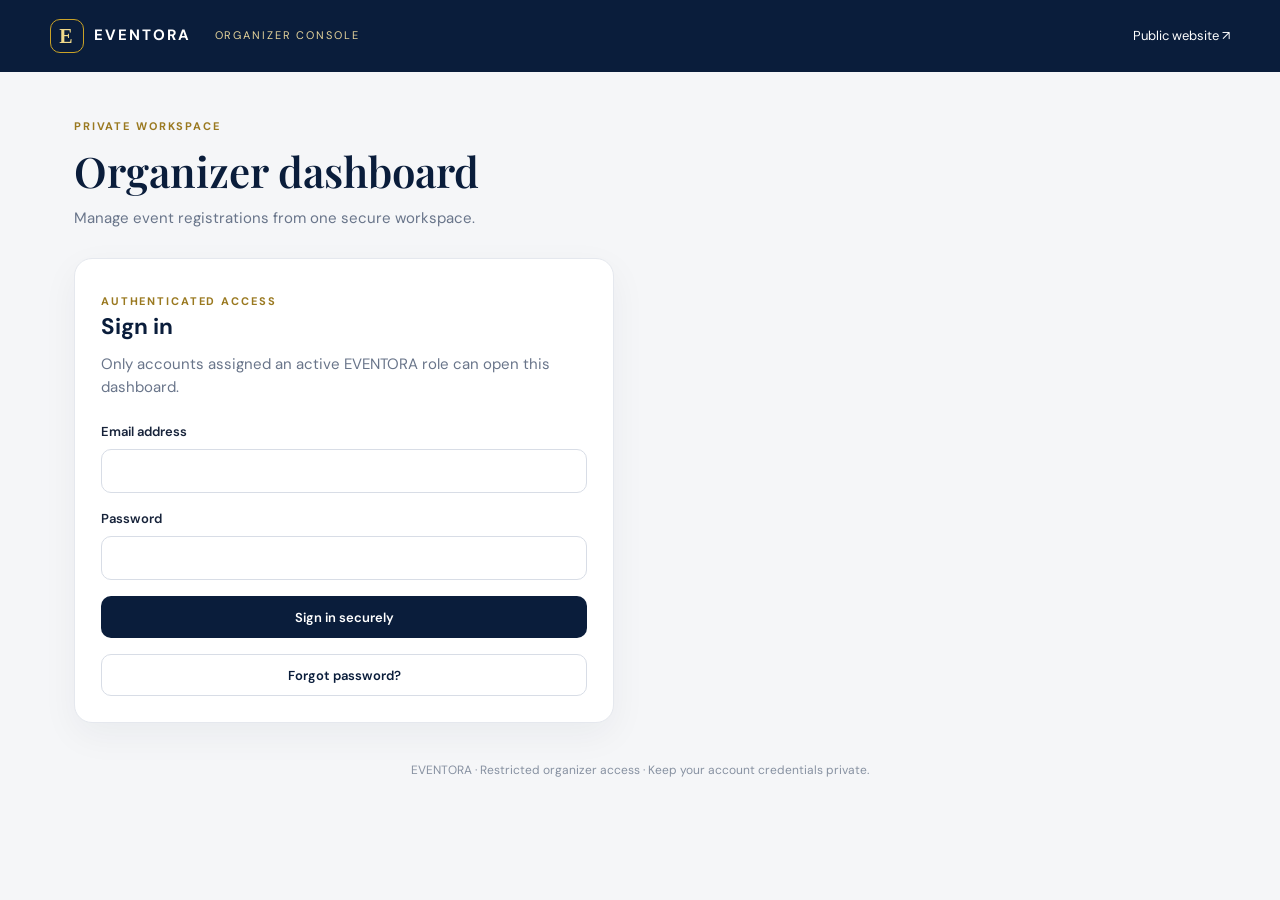
<file: admin.html>
<!doctype html>
<html lang="en">
<head>
  <meta charset="utf-8">
  <meta name="viewport" content="width=device-width, initial-scale=1">
  <meta name="description" content="Restricted EVENTORA organizer dashboard.">
  <meta name="theme-color" content="#0a1d3b">
  <title>Organizer Dashboard · EVENTORA</title>
  <link rel="stylesheet" href="admin.css?v=payment-audit-20261108">
  <script src="config.js"></script>
  <script type="module" src="admin.js?v=login-fix-20261108-1"></script>
  <script type="module" src="admin-pricing.js?v=admin-role-guard-20261108"></script>
</head>
<body>
  <header class="topbar">
    <a class="brand" href="index.html"><span class="mark">E</span><span>EVENTORA</span></a>
    <span class="top-label">ORGANIZER CONSOLE</span>
    <a class="back-link" href="index.html">Public website ↗</a>
  </header>
  <main class="shell">
    <section class="intro">
      <p class="eyebrow">PRIVATE WORKSPACE</p>
      <h1>Organizer dashboard</h1>
      <p>Manage event registrations from one secure workspace.</p>
    </section>
    <div id="configNotice" class="notice warning" hidden>
      Supabase is not configured yet. Follow <a href="ADMIN_SETUP.md">the setup guide</a>, then add your project URL and publishable key in <code>config.js</code>.
    </div>
    <div id="message" class="notice" role="status" aria-live="polite" hidden></div>
    <section id="loginPanel" class="panel login-panel">
      <div>
        <p class="eyebrow">AUTHENTICATED ACCESS</p>
        <h2>Sign in</h2>
        <p class="muted">Only accounts assigned an active EVENTORA role can open this dashboard.</p>
      </div>
      <form id="loginForm" class="form">
        <label>Email address<input id="email" type="email" autocomplete="username" required></label>
        <label>Password<input id="password" type="password" autocomplete="current-password" required></label>
        <button class="button primary" type="submit">Sign in securely</button>
        <button id="forgotPassword" class="button secondary" type="button">Forgot password?</button>
      </form>
    </section>
    <section id="dashboard" hidden>
      <div class="dashboard-head">
        <div><p class="eyebrow">OVERVIEW</p><h2>Registrations</h2><p id="signedInAs" class="muted"></p></div>
        <button id="signOut" class="button secondary" type="button">Sign out</button>
      </div>
      <div class="stats">
        <article class="stat"><span>Total</span><strong id="totalCount">—</strong></article>
        <article class="stat"><span>Pending</span><strong id="pendingCount">—</strong></article>
        <article class="stat"><span>Approved</span><strong id="approvedCount">—</strong></article>
        <article class="stat"><span>Rejected</span><strong id="rejectedCount">—</strong></article>
      </div>
      <section id="pricingPanel" class="panel pricing-panel" hidden>
        <div class="table-head">
          <div><p class="eyebrow">EVENT SETTINGS</p><h3>Pricing & Early Bird</h3><p class="muted">Set or clear the Early Bird deadline. The public website will not display the date.</p></div>
          <span id="earlyBirdStatus" class="status-value inactive">Inactive</span>
        </div>
        <div class="pricing-facts">
          <article><span>Club member discount</span><strong id="memberDiscount">15%</strong></article>
          <article><span>Early Bird discount</span><strong id="earlyBirdDiscount">20%</strong></article>
          <article><span>Membership fee</span><strong id="membershipFee">৳100</strong></article>
        </div>
        <form id="earlyBirdForm" class="deadline-form">
          <label for="earlyBirdDeadline">Early Bird deadline (your local time)</label>
          <div class="deadline-controls">
            <input id="earlyBirdDeadline" type="datetime-local" required>
            <button id="savePricing" class="button primary" type="submit">Save deadline</button>
            <button id="clearEarlyBird" class="button secondary" type="button">Clear deadline</button>
          </div>
        </form>
        <div id="pricingMessage" class="notice" role="status" aria-live="polite" hidden></div>
        <div class="table-head price-table-head"><div><h3>Segment fee schedule</h3><p class="muted">Current base fees, before any eligible discount. Membership fee is separate.</p></div></div>
        <div class="table-wrap">
          <table><thead><tr><th>Segment</th><th>Division</th><th>Base fee</th></tr></thead><tbody id="priceRows"><tr><td colspan="3" class="empty">Loading prices…</td></tr></tbody></table>
        </div>
        <p class="muted pricing-note">Early Bird replaces the club-member discount; the two discounts do not stack. AP Debate is available only in Division C.</p>
      </section>
      <section id="staffAccessPanel" class="panel staff-access-panel" hidden>
        <div class="table-head"><div><p class="eyebrow">ACCESS CONTROL</p><h3>Staff access management</h3>
          <p class="muted">Assign an existing Supabase Auth user by UUID. Create accounts first in Supabase Authentication.</p></div></div>
        <form id="staffRoleForm" class="role-form">
          <label for="staffUserId">Auth User UUID</label>
          <input id="staffUserId" type="text" autocomplete="off" placeholder="Paste Auth User UUID" required>
          <label for="staffRole">Assign role</label>
          <select id="staffRole" required>
            <option value="payment_verifier">Payment Verifier</option>
            <option value="staff">General Staff</option>
            <option value="disabled">Disable access</option>
          </select>
          <button id="saveStaffRole" class="button primary" type="submit">Save staff access</button>
        </form>
        <div id="staffRoleMessage" class="notice" role="status" aria-live="polite" hidden></div>
        <div class="table-wrap"><table><thead><tr><th>Auth User UUID</th><th>Role</th><th>Access</th></tr></thead>
          <tbody id="staffRoleRows"><tr><td colspan="3" class="empty">No staff roles loaded.</td></tr></tbody></table></div>
      </section>
      <section id="paymentPanel" class="panel payment-panel" hidden>
        <div class="table-head">
          <div><p class="eyebrow">PAYMENT REVIEW</p><h3>Payment verification queue</h3>
            <p class="muted">Review transaction references and amounts. No PIN, OTP, password or card details are collected.</p></div>
          <button id="refreshPayments" class="button secondary" type="button">Refresh queue</button>
        </div>
        <div class="table-wrap">
          <table><thead><tr><th>Registration</th><th>Event</th><th>Method</th><th>Transaction reference</th><th>Amount</th><th>Submitted</th><th>Review note</th><th>Decision</th></tr></thead>
            <tbody id="paymentRows"><tr><td colspan="8" class="empty">Payment queue not loaded.</td></tr></tbody></table>
        </div>
        <p id="paymentRecordCount" class="muted table-foot"></p>
      </section>
      <section id="testModePanel" class="panel" hidden>
        <div class="notice warning">Official Live Mode is locked until institutional approval, confirmed organiser contact and approved payment instructions.</div>
        <div class="table-head">
          <div><p class="eyebrow">ISOLATED SANDBOX</p><h3>Public TEST registrations &amp; payments</h3>
            <p class="muted">TEST records only. Verify/Reject here; check-in never changes official registrations.</p></div>
          <button id="refreshTestQueue" class="button secondary" type="button">Refresh TEST queue</button>
        </div>
        <div class="filters">
          <input id="testCheckinToken" type="text" placeholder="Paste TEST QR token" aria-label="TEST QR token">
          <button id="testCheckinButton" class="button primary" type="button">TEST check-in</button>
        </div>
        <div id="testCheckinMessage" class="notice" role="status" aria-live="polite" hidden></div>
        <div class="table-wrap"><table><thead><tr><th>TEST reference</th><th>Division / segments</th><th>Dummy payment</th><th>Status</th><th>TEST QR token</th><th>Check-in</th><th>Decision</th></tr></thead>
          <tbody id="testQueueRows"><tr><td colspan="7" class="empty">TEST queue not loaded.</td></tr></tbody></table></div>
        <p id="testQueueCount" class="muted table-foot"></p>
      </section>
      <section id="paymentAuditPanel" class="panel payment-audit-panel" hidden>
        <div class="table-head">
          <div><p class="eyebrow">ACCOUNTABILITY</p><h3>Payment review audit log</h3>
            <p class="muted">Main Admin only · Records payment submissions and review decisions.</p></div>
          <button id="refreshPaymentAudit" class="button secondary" type="button">Refresh log</button>
        </div>
        <div class="table-wrap">
          <table><thead><tr><th>Action</th><th>Submission ID</th><th>Actor User ID</th><th>Note</th><th>Time</th></tr></thead>
            <tbody id="paymentAuditRows"><tr><td colspan="5" class="empty">Audit log not loaded.</td></tr></tbody></table>
        </div>
        <p id="paymentAuditCount" class="muted table-foot"></p>
      </section>
      <section class="panel">
        <div class="table-head">
          <div><h3>Participant records</h3><p class="muted">Registration details, team information, fee calculation and archive status are visible only to authorised administrators.</p></div>
          <button id="refresh" class="button secondary" type="button">Refresh</button>
        </div>
        <div class="filters">
          <input id="search" type="search" placeholder="Search name, email, institution, team or segment">
          <select id="statusFilter" aria-label="Filter by status">
            <option value="all">All statuses</option><option value="pending">Pending</option><option value="approved">Approved</option><option value="rejected">Rejected</option>
          </select>
        </div>
        <div class="table-wrap">
          <table>
            <thead><tr><th>Reference</th><th>Participant</th><th>Event</th><th>Institution</th><th>Division &amp; segments</th><th>Team details</th><th>Fee</th><th>Drive archive</th><th>Submitted</th><th>Status &amp; action</th></tr></thead>
            <tbody id="registrationRows"><tr><td colspan="10" class="empty">Loading records…</td></tr></tbody>
          </table>
        </div>
        <p id="recordCount" class="muted table-foot"></p>
      </section>
      <section class="panel rulebook-panel">
        <p class="eyebrow">DASHBOARD GUIDELINES</p><h3>EVENTORA — Admin &amp; Staff Rulebook</h3>
        <ol class="rulebook-list">
          <li>Participant information and payment evidence are confidential. Share only for an authorised event task.</li>
          <li>Payment submissions are visible only to the Main Admin and designated Payment Verifiers. General Staff must not access payment details.</li>
          <li>Payment decisions are reserved for the Main Admin and designated Payment Verifiers. Review the transaction reference and amount against the authorised payment record before deciding.</li>
          <li>General Staff may view records but cannot make payment decisions or change participant approval status.</li>
          <li>The Main Admin alone controls pricing, Early Bird settings, staff roles and participant approval or rejection.</li>
          <li>Never share passwords. Each person must use their own account.</li>
          <li>Staff role assignments and changes are recorded for accountability.</li>
          <li>The Main Admin may correct participant decisions and disable or restore staff access.</li>
        </ol>
      </section>
    </section>
    <footer>EVENTORA · Restricted organizer access · Keep your account credentials private.</footer>
  </main>
</body>
</html>
</file>
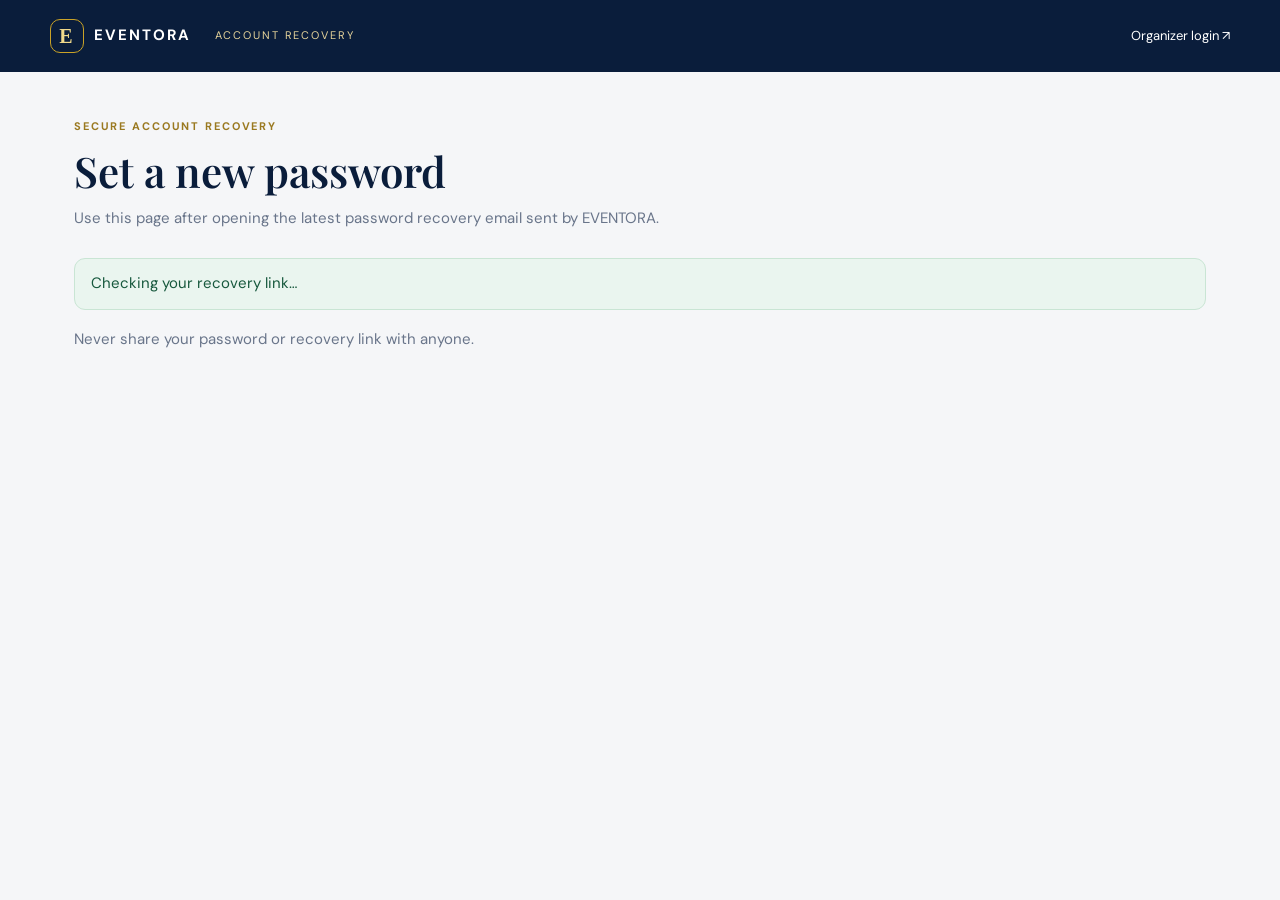
<file: reset-password.html>
<!doctype html>
<html lang="en">
<head>
  <meta charset="utf-8">
  <meta name="viewport" content="width=device-width, initial-scale=1">
  <meta name="theme-color" content="#0a1d3b">
  <title>Reset password · EVENTORA</title>
  <link rel="stylesheet" href="admin.css">
  <script src="config.js"></script>
  <script type="module" src="reset-password.js"></script>
</head>
<body>
  <header class="topbar">
    <a class="brand" href="index.html"><span class="mark">E</span><span>EVENTORA</span></a>
    <span class="top-label">ACCOUNT RECOVERY</span>
    <a class="back-link" href="admin.html">Organizer login ↗</a>
  </header>
  <main class="shell">
    <section class="intro">
      <p class="eyebrow">SECURE ACCOUNT RECOVERY</p>
      <h1>Set a new password</h1>
      <p>Use this page after opening the latest password recovery email sent by EVENTORA.</p>
    </section>
    <div id="resetMessage" class="notice" role="status" aria-live="polite">Checking your recovery link…</div>
    <section id="resetPanel" class="panel login-panel" hidden>
      <form id="resetForm" class="form">
        <label for="newPassword">New password
          <input id="newPassword" type="password" autocomplete="new-password" minlength="10" required>
        </label>
        <label for="confirmPassword">Confirm new password
          <input id="confirmPassword" type="password" autocomplete="new-password" minlength="10" required>
        </label>
        <button id="savePassword" class="button primary" type="submit">Update password</button>
      </form>
    </section>
    <p class="muted">Never share your password or recovery link with anyone.</p>
  </main>
</body>
</html>
</file>
<file: admin.css>
@import url('https://fonts.googleapis.com/css2?family=DM+Sans:wght@400;500;600;700&family=Playfair+Display:wght@600;700&display=swap');
:root{--navy:#0a1d3b;--navy2:#17345d;--gold:#c9a227;--ink:#17233a;--muted:#69758a;--line:#e5e8ee;--paper:#f5f6f8;--white:#fff}
*{box-sizing:border-box}body{margin:0;background:var(--paper);color:var(--ink);font:15px/1.55 'DM Sans',sans-serif}.topbar{height:72px;padding:0 max(24px,calc((100% - 1180px)/2));display:flex;align-items:center;gap:24px;background:var(--navy);color:white}.brand{display:flex;align-items:center;gap:10px;color:white;text-decoration:none;font-weight:700;letter-spacing:.13em}.mark{width:34px;height:34px;border:1px solid var(--gold);border-radius:10px;display:grid;place-items:center;color:#f0d98b;font:700 20px Georgia}.top-label{font-size:11px;letter-spacing:.17em;color:#e6d49b}.back-link{margin-left:auto;color:#fff;text-decoration:none;font-size:13px}.shell{max-width:1180px;margin:0 auto;padding:46px 24px 30px}.intro{margin-bottom:28px}.eyebrow{margin:0 0 8px;color:#9a7920;font-size:11px;font-weight:700;letter-spacing:.17em}.intro h1,.dashboard-head h2{margin:0;color:var(--navy);font:600 clamp(30px,4vw,42px) 'Playfair Display',Georgia,serif}.intro>p:last-child,.muted{color:var(--muted)}.intro>p:last-child{margin:8px 0}.panel{background:var(--white);border:1px solid var(--line);border-radius:18px;padding:26px;box-shadow:0 12px 36px rgba(16,32,57,.05)}.login-panel{max-width:540px;display:grid;gap:22px}.login-panel h2,.panel h3{margin:0;color:var(--navy)}.login-panel p{margin:8px 0 0}.form{display:grid;gap:16px}.form label{display:grid;gap:7px;font-weight:600;font-size:13px}.form input,.filters input,.filters select{width:100%;min-height:44px;border:1px solid #d8dde6;border-radius:10px;padding:10px 12px;font:inherit;color:var(--ink);background:white}.form input:focus,.filters input:focus,.filters select:focus{outline:3px solid #c9a22735;border-color:var(--gold)}.button{border:0;border-radius:10px;padding:11px 17px;min-height:42px;font:600 13px 'DM Sans',sans-serif;cursor:pointer}.button:disabled{opacity:.55;cursor:wait}.primary{background:var(--navy);color:white}.primary:hover{background:var(--navy2)}.secondary{background:#fff;border:1px solid #d8dde6;color:var(--navy)}.notice{padding:13px 16px;border-radius:11px;margin:0 0 18px;background:#eaf5ef;color:#17583d;border:1px solid #c9e5d4}.notice.error,.notice.warning{background:#fff6df;color:#705314;border-color:#ead99d}.notice a{color:inherit;font-weight:700}.notice code{font-size:12px}.dashboard-head{display:flex;justify-content:space-between;align-items:center;gap:18px;margin:34px 0 20px}.dashboard-head h2{font-size:34px}.dashboard-head p{margin:5px 0}.stats{display:grid;grid-template-columns:repeat(4,1fr);gap:14px;margin-bottom:20px}.stat{background:white;border:1px solid var(--line);border-radius:15px;padding:18px 20px}.stat span{display:block;color:var(--muted);font-size:12px}.stat strong{display:block;color:var(--navy);font:600 30px 'Playfair Display',Georgia,serif;margin-top:4px}.table-head{display:flex;justify-content:space-between;align-items:center;gap:18px}.table-head p{margin:4px 0 0;font-size:13px}.filters{display:flex;gap:12px;margin:20px 0}.filters input{flex:1}.filters select{max-width:190px}.table-wrap{overflow-x:auto}table{width:100%;border-collapse:collapse;white-space:nowrap;font-size:13px}th{text-align:left;color:#657187;font-size:11px;letter-spacing:.08em;text-transform:uppercase;background:#f7f8fa}th,td{padding:13px 12px;border-bottom:1px solid var(--line)}td strong{color:var(--navy)}.empty{text-align:center;color:var(--muted);padding:30px}.pill{display:inline-block;padding:4px 9px;border-radius:999px;font-size:11px;font-weight:700;text-transform:capitalize}.pill.pending{background:#fff2d2;color:#775a13}.pill.approved{background:#e3f3ea;color:#176b4a}.pill.rejected{background:#fbe9e7;color:#a53c35}.row-actions{display:flex;align-items:center;gap:7px}.row-actions select{border:1px solid #d8dde6;border-radius:8px;padding:7px;background:white}.row-actions button{padding:7px 10px;border:0;border-radius:8px;background:var(--navy);color:white;cursor:pointer}.table-foot{font-size:12px;margin-bottom:0}footer{text-align:center;color:#8791a1;font-size:12px;padding:38px 0 8px}[hidden]{display:none!important}
@media(max-width:760px){.shell{padding:30px 16px}.topbar{padding:0 16px}.top-label{display:none}.stats{grid-template-columns:repeat(2,1fr)}.panel{padding:18px}.dashboard-head{align-items:flex-start}.filters{flex-direction:column}.filters select{max-width:none}.table-head{align-items:flex-start}.intro h1{font-size:34px}}
@media(prefers-reduced-motion:reduce){*{scroll-behavior:auto!important;transition:none!important}}

/* Pricing and Early Bird controls */
.pricing-panel{margin:0 0 20px}.pricing-panel>.table-head{align-items:flex-start}.status-value{display:inline-flex;align-items:center;border-radius:999px;padding:6px 12px;font-size:12px;font-weight:700;white-space:nowrap}.status-value.active{background:#e3f3ea;color:#176b4a}.status-value.inactive{background:#eef0f3;color:#5d6879}.pricing-facts{display:grid;grid-template-columns:repeat(3,1fr);gap:12px;margin:22px 0}.pricing-facts article{border:1px solid var(--line);border-radius:12px;padding:14px 16px}.pricing-facts span{display:block;color:var(--muted);font-size:12px}.pricing-facts strong{display:block;color:var(--navy);font:600 24px 'Playfair Display',Georgia,serif;margin-top:4px}.deadline-form{display:grid;gap:9px;margin:22px 0}.deadline-form>label{font-size:13px;font-weight:700}.deadline-controls{display:flex;gap:10px;flex-wrap:wrap}.deadline-controls input{min-height:42px;border:1px solid #d8dde6;border-radius:10px;padding:9px 11px;font:inherit;color:var(--ink)}.price-table-head{margin:26px 0 10px}.pricing-note{font-size:12px;margin-bottom:0}
@media(max-width:760px){.pricing-facts{grid-template-columns:1fr}.deadline-controls{display:grid}.deadline-controls input,.deadline-controls button{width:100%}}


/* Role management and dashboard rulebook */
.role-form{display:grid;grid-template-columns:1fr 1fr auto;align-items:end;gap:10px;margin:18px 0}
.role-form label{display:grid;gap:6px;font-size:12px;font-weight:700;color:var(--ink)}
.role-form input,.role-form select{width:100%;min-height:42px;border:1px solid #d8dde6;border-radius:9px;padding:9px 11px;font:inherit;background:#fff;color:var(--ink)}
.staff-access-panel{margin:0 0 20px}
.rulebook-panel{margin-top:20px}
.rulebook-panel h3{margin:0 0 12px}
.rulebook-list{padding-left:22px;margin:0;color:var(--muted);font-size:13px}
.rulebook-list li{padding:5px 0}
@media(max-width:760px){.role-form{grid-template-columns:1fr}.role-form button{width:100%}}

/* Payment verification queue */
.payment-panel{margin:0 0 20px}
.payment-actions{display:flex;flex-wrap:wrap;gap:6px;min-width:260px}
.payment-actions input{width:100%;min-height:36px;border:1px solid #d8dde6;border-radius:8px;padding:7px 9px;font:inherit}
.payment-actions .button{min-height:34px;padding:7px 10px}

.payment-audit-panel{margin-top:20px}.payment-audit-panel .table-foot{margin:12px 0 0;font-size:12px}.payment-audit-panel code{font-size:11px;white-space:normal;overflow-wrap:anywhere}.payment-audit-panel td{max-width:280px;white-space:normal;overflow-wrap:anywhere}
</file>
